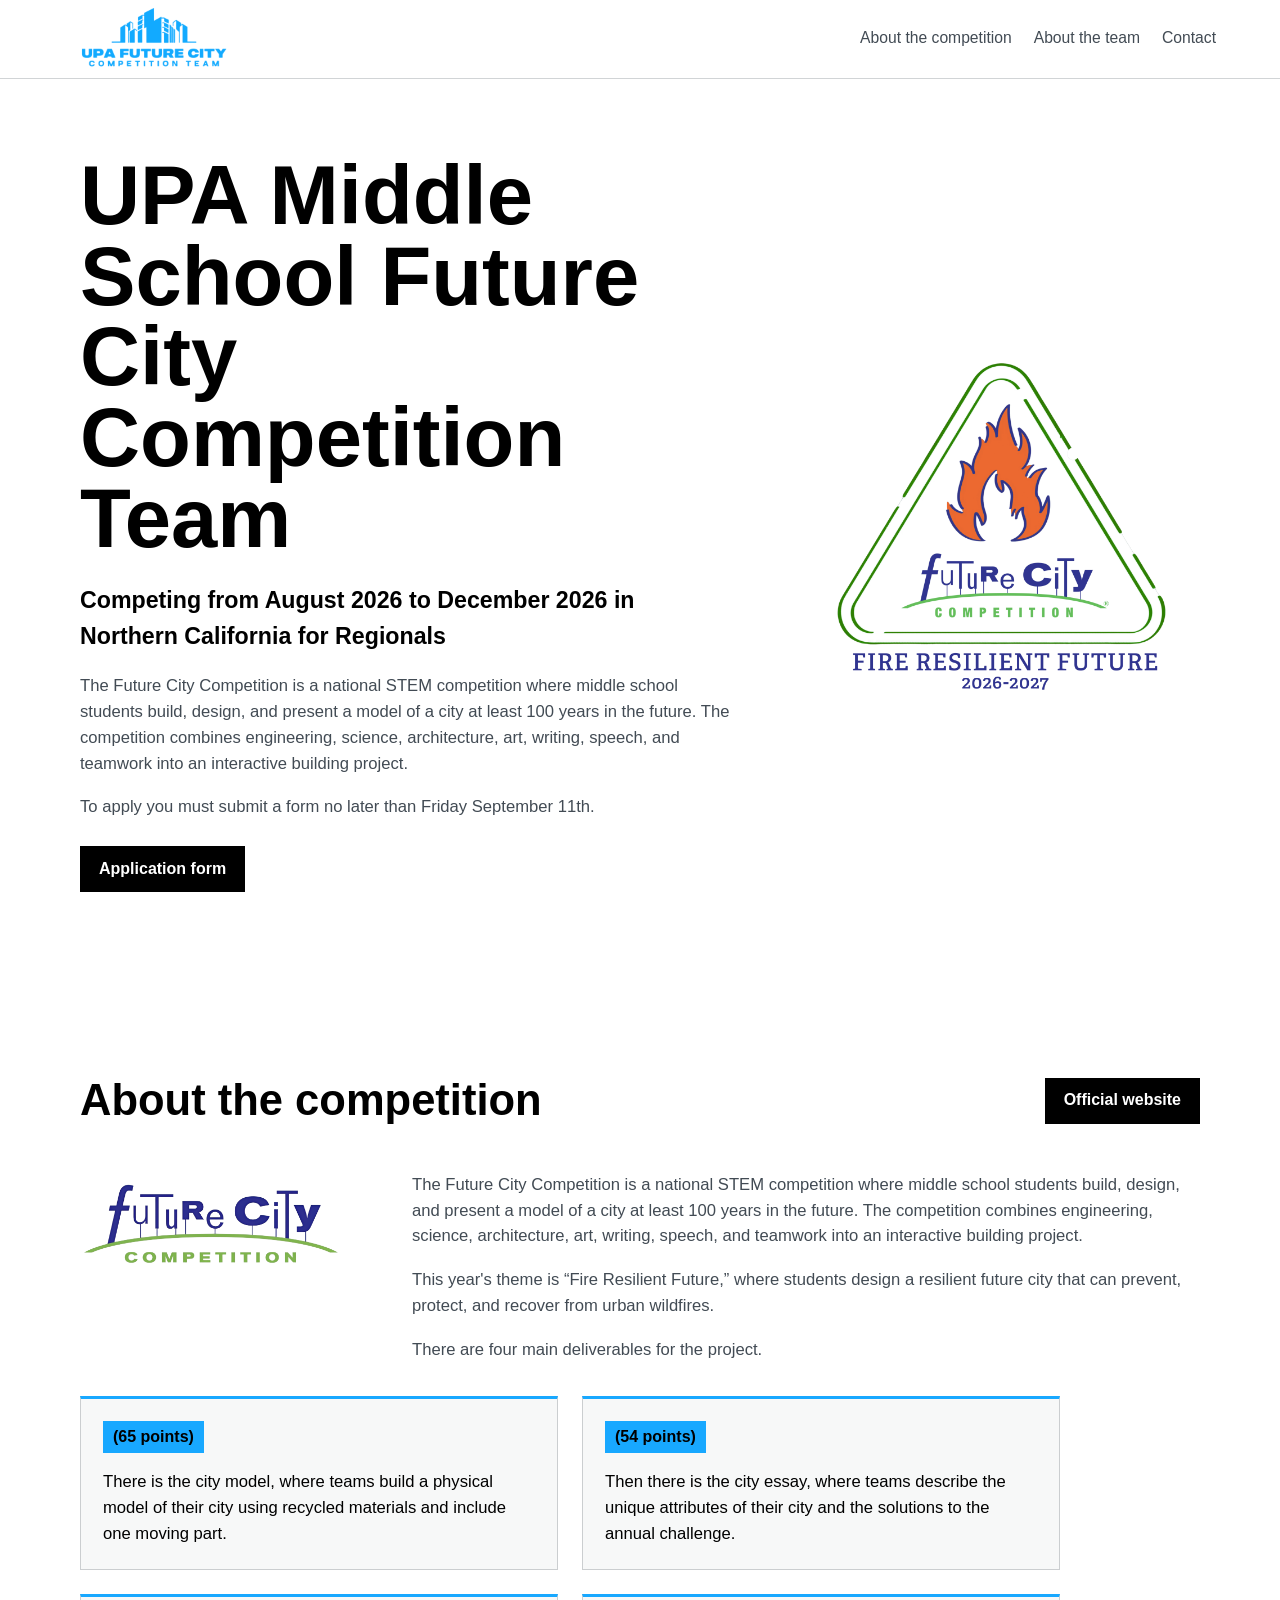
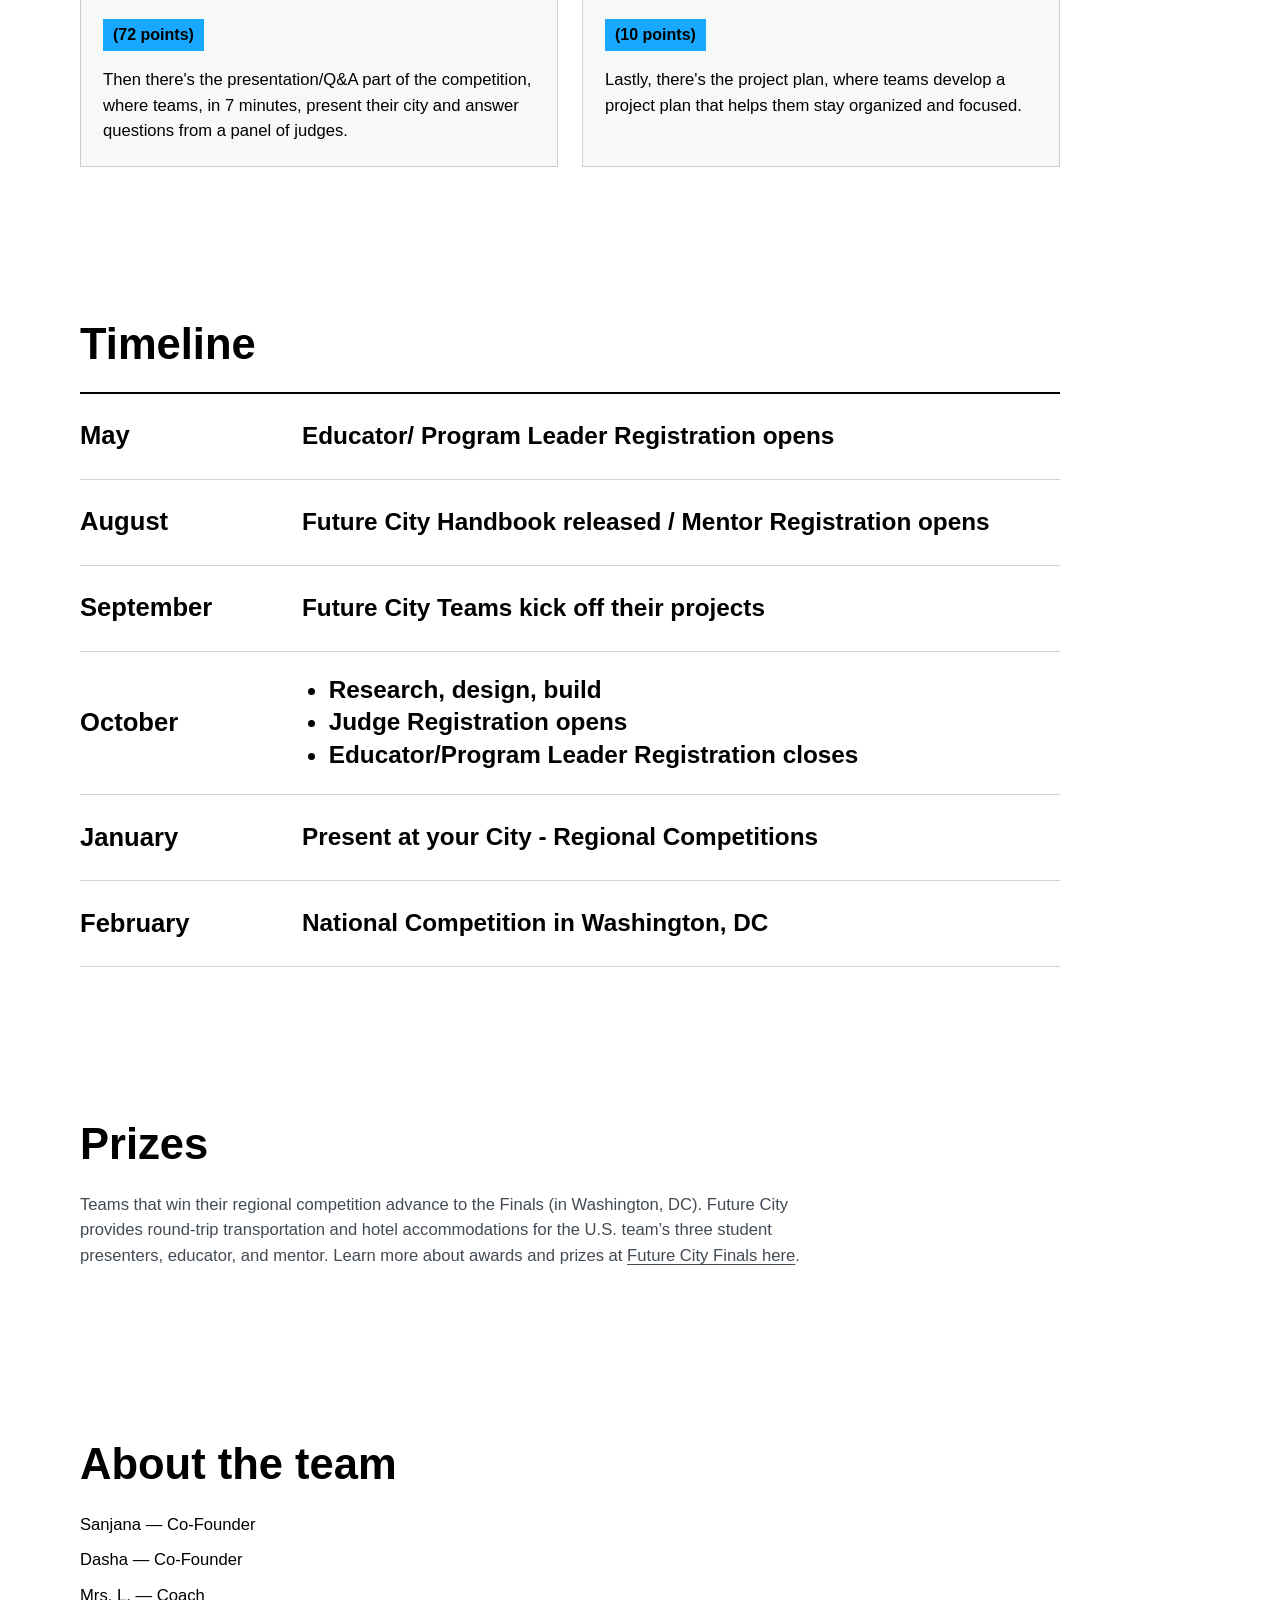
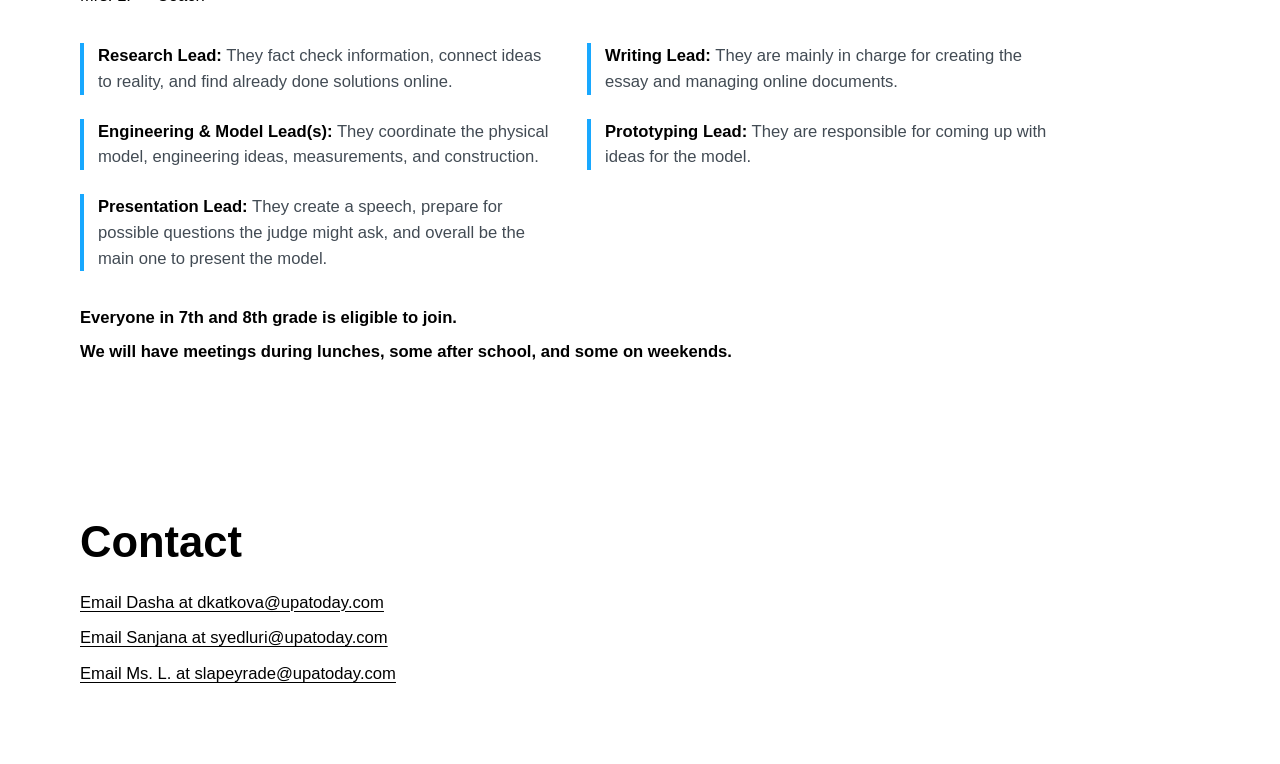
<file: index.html>
<!DOCTYPE html>
<html lang="en">
<head>
  <meta charset="utf-8">
  <meta name="viewport" content="width=device-width, initial-scale=1">
  <title>UPA Middle School Future City Competition Team</title>
  <link rel="icon" type="image/png" href="../fcLogo.png">
  <link rel="stylesheet" href="styles.css">
</head>
<body>
  <header class="site-header">
    <a class="logo-link" href="#top" aria-label="UPA Middle School Future City Competition Team">
      <img src="../fcLogo.png" alt="UPA Future City Competition Team">
    </a>
    <nav class="site-nav" aria-label="Header buttons">
      <a href="#competition">About the competition</a>
      <a href="#team">About the team</a>
      <a href="#contact">Contact</a>
    </nav>
  </header>

  <main id="top">
    <section class="hero section">
      <div class="wrap hero-grid">
        <div class="hero-copy">
          <h1>UPA Middle School Future City Competition Team</h1>
          <p class="lead">Competing from August 2026 to December 2026 in Northern California for Regionals</p>
          <p>The Future City Competition is a national STEM competition where middle school students build, design, and present a model of a city at least 100 years in the future. The competition combines engineering, science, architecture, art, writing, speech, and teamwork into an interactive building project.</p>
          <p>To apply you must submit a form no later than Friday September 11th.</p>
          <a class="button" href="https://docs.google.com/forms/d/e/1FAIpQLSfVL1PkR20WRqDulu58oF0OUuikVPSNeJQ-HnuqiAuvWdm-sw/viewform?fbzx=2109832486138304404">Application form</a>
        </div>
        <aside class="hero-logo" aria-label="Fire Resilient Future">
          <img src="../fire_resistant_logo.png" alt="Fire Resilient Future 2026-2027">
        </aside>
      </div>
    </section>

    <section id="competition" class="section section-rule">
      <div class="wrap">
        <div class="section-heading">
          <h2>About the competition</h2>
          <a class="button" href="https://futurecity.org/">Official website</a>
        </div>

        <div class="competition-intro">
          <img src="../logo_nobg.png" alt="Future City Competition">
          <div class="text-grid">
            <p>The Future City Competition is a national STEM competition where middle school students build, design, and present a model of a city at least 100 years in the future. The competition combines engineering, science, architecture, art, writing, speech, and teamwork into an interactive building project.</p>
            <p>This year's theme is “Fire Resilient Future,” where students design a resilient future city that can prevent, protect, and recover from urban wildfires.</p>
            <p>There are four main deliverables for the project.</p>
          </div>
        </div>

        <div class="deliverables">
          <div class="deliverable">
            <span class="points">(65 points)</span>
            <p>There is the city model, where teams build a physical model of their city using recycled materials and include one moving part.</p>
          </div>
          <div class="deliverable">
            <span class="points">(54 points)</span>
            <p>Then there is the city essay, where teams describe the unique attributes of their city and the solutions to the annual challenge.</p>
          </div>
          <div class="deliverable">
            <span class="points">(72 points)</span>
            <p>Then there's the presentation/Q&amp;A part of the competition, where teams, in 7 minutes, present their city and answer questions from a panel of judges.</p>
          </div>
          <div class="deliverable">
            <span class="points">(10 points)</span>
            <p>Lastly, there's the project plan, where teams develop a project plan that helps them stay organized and focused.</p>
          </div>
        </div>
      </div>
    </section>

    <section class="section">
      <div class="wrap">
        <h2>Timeline</h2>
        <div class="timeline">
          <div class="timeline-row">
            <div class="timeline-month">May</div>
            <div class="timeline-event">Educator/ Program Leader Registration opens</div>
          </div>
          <div class="timeline-row">
            <div class="timeline-month">August</div>
            <div class="timeline-event">Future City Handbook released / Mentor Registration opens</div>
          </div>
          <div class="timeline-row">
            <div class="timeline-month">September</div>
            <div class="timeline-event">Future City Teams kick off their projects</div>
          </div>
          <div class="timeline-row">
            <div class="timeline-month">October</div>
            <div class="timeline-event">
              <ul>
                <li>Research, design, build</li>
                <li>Judge Registration opens</li>
                <li>Educator/Program Leader Registration closes</li>
              </ul>
            </div>
          </div>
          <div class="timeline-row">
            <div class="timeline-month">January</div>
            <div class="timeline-event">Present at your City - Regional Competitions</div>
          </div>
          <div class="timeline-row">
            <div class="timeline-month">February</div>
            <div class="timeline-event">National Competition in Washington, DC</div>
          </div>
        </div>
      </div>
    </section>

    <section class="section section-rule">
      <div class="wrap prize-grid">
        <h2>Prizes</h2>
        <p>Teams that win their regional competition advance to the Finals (in Washington, DC). Future City provides round-trip transportation and hotel accommodations for the U.S. team’s three student presenters, educator, and mentor. Learn more about awards and prizes at <a href="https://futurecity.org/awards/">Future City Finals here</a>.</p>
      </div>
    </section>

    <section id="team" class="section">
      <div class="wrap">
        <h2>About the team</h2>
        <div class="team-list">
          <p>Sanjana — Co-Founder</p>
          <p>Dasha — Co-Founder</p>
          <p>Mrs. L. — Coach</p>
        </div>
        <div class="role-list">
          <div class="role-item">
            <p><strong>Research Lead:</strong> They fact check information, connect ideas to reality, and find already done solutions online.</p>
          </div>
          <div class="role-item">
            <p><strong>Writing Lead:</strong> They are mainly in charge for creating the essay and managing online documents.</p>
          </div>
          <div class="role-item">
            <p><strong>Engineering &amp; Model Lead(s):</strong> They coordinate the physical model, engineering ideas, measurements, and construction.</p>
          </div>
          <div class="role-item">
            <p><strong>Prototyping Lead:</strong> They are responsible for coming up with ideas for the model.</p>
          </div>
          <div class="role-item">
            <p><strong>Presentation Lead:</strong> They create a speech, prepare for possible questions the judge might ask, and overall be the main one to present the model.</p>
          </div>
        </div>
        <div class="team-notes">
          <p>Everyone in 7th and 8th grade is eligible to join.</p>
          <p>We will have meetings during lunches, some after school, and some on weekends.</p>
        </div>
      </div>
    </section>

    <section id="contact" class="section section-rule">
      <div class="wrap contact-grid">
        <h2>Contact</h2>
        <div class="contact-list">
          <p><a href="mailto:dkatkova@upatoday.com">Email Dasha at dkatkova@upatoday.com</a></p>
          <p><a href="mailto:syedluri@upatoday.com">Email Sanjana at syedluri@upatoday.com</a></p>
          <p><a href="mailto:slapeyrade@upatoday.com">Email Ms. L. at slapeyrade@upatoday.com</a></p>
        </div>
      </div>
    </section>
  </main>
</body>
</html>
</file>
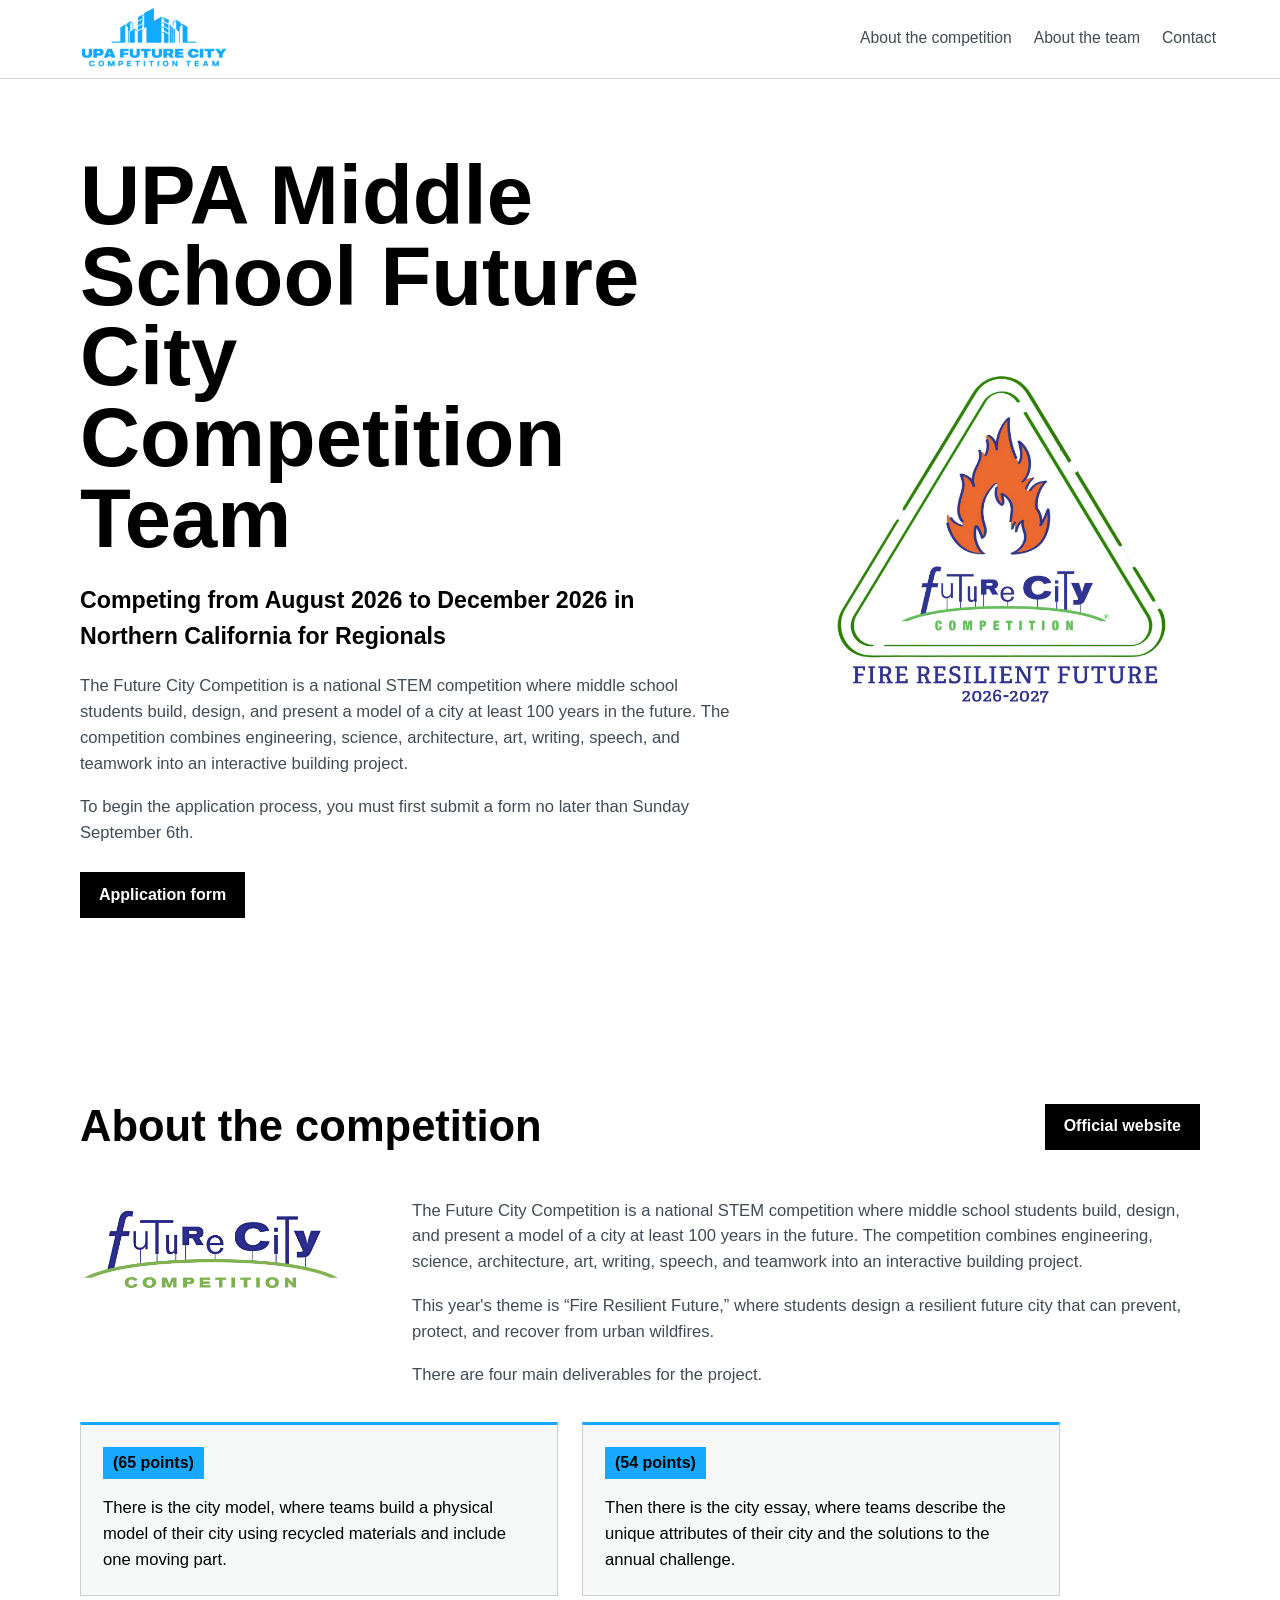
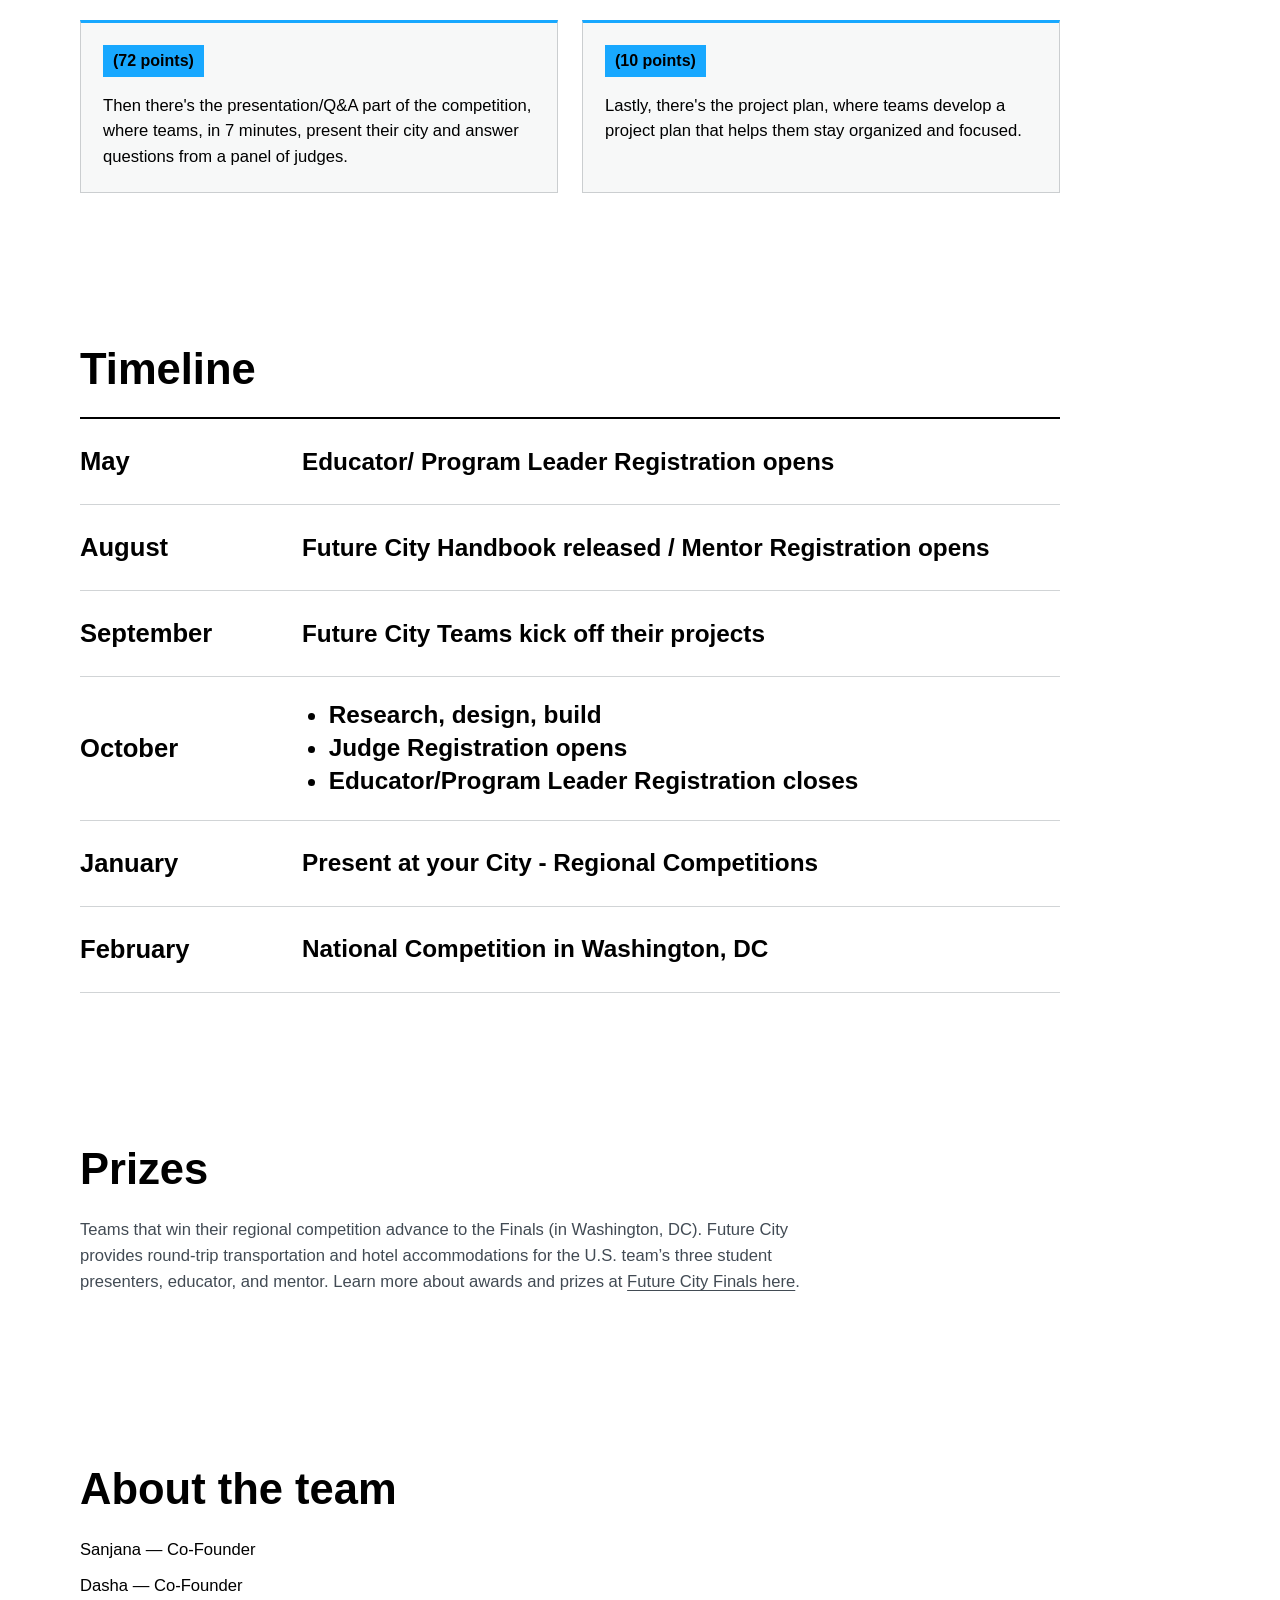
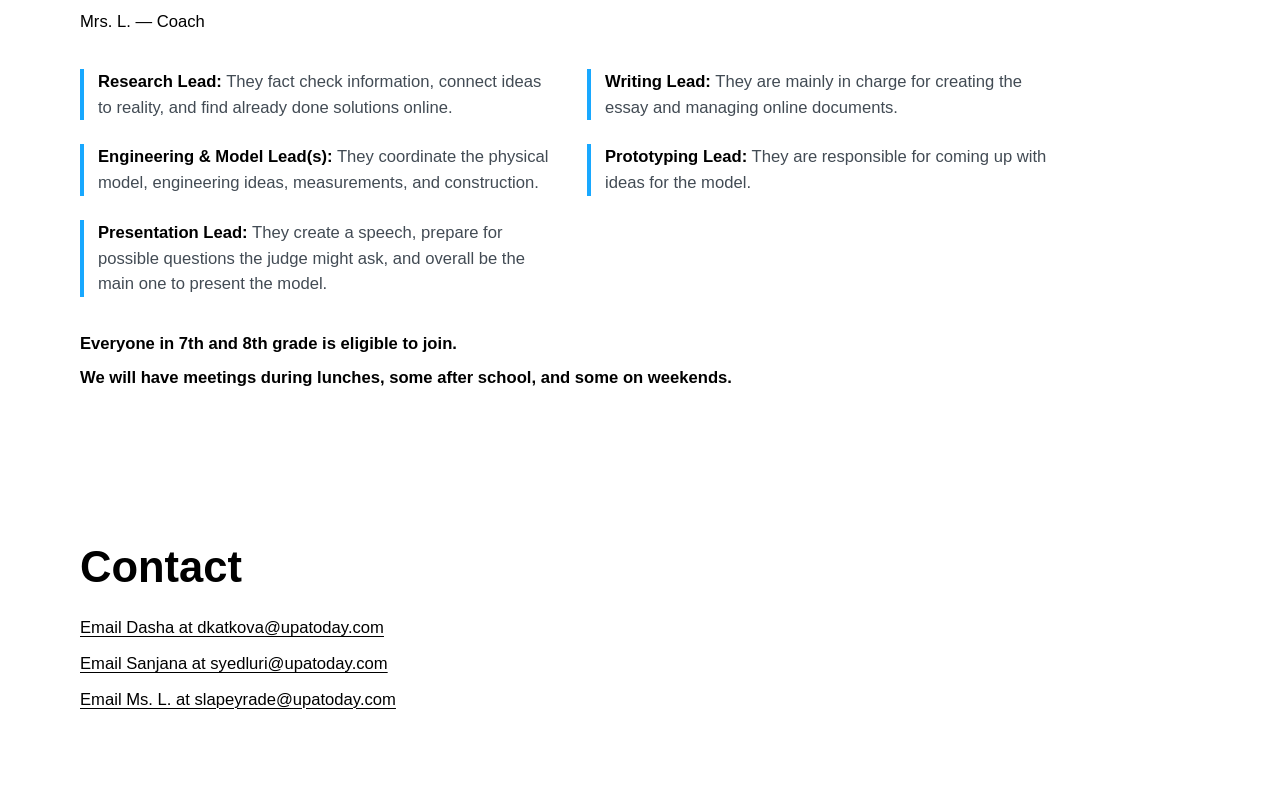
<file: white-black-restart/index.html>
<!DOCTYPE html>
<html lang="en">
<head>
  <meta charset="utf-8">
  <meta name="viewport" content="width=device-width, initial-scale=1">
  <title>UPA Middle School Future City Competition Team</title>
  <link rel="icon" type="image/png" href="../fcLogo.png">
  <link rel="stylesheet" href="styles.css">
</head>
<body>
  <header class="site-header">
    <a class="logo-link" href="#top" aria-label="UPA Middle School Future City Competition Team">
      <img src="../fcLogo.png" alt="UPA Future City Competition Team">
    </a>
    <nav class="site-nav" aria-label="Header buttons">
      <a href="#competition">About the competition</a>
      <a href="#team">About the team</a>
      <a href="#contact">Contact</a>
    </nav>
  </header>

  <main id="top">
    <section class="hero section">
      <div class="wrap hero-grid">
        <div class="hero-copy">
          <h1>UPA Middle School Future City Competition Team</h1>
          <p class="lead">Competing from August 2026 to December 2026 in Northern California for Regionals</p>
          <p>The Future City Competition is a national STEM competition where middle school students build, design, and present a model of a city at least 100 years in the future. The competition combines engineering, science, architecture, art, writing, speech, and teamwork into an interactive building project.</p>
          <p>To begin the application process, you must first submit a form no later than Sunday September 6th.</p>
          <a class="button" href="https://docs.google.com/forms/d/e/1FAIpQLSfVL1PkR20WRqDulu58oF0OUuikVPSNeJQ-HnuqiAuvWdm-sw/viewform?fbzx=2109832486138304404">Application form</a>
        </div>
        <aside class="hero-logo" aria-label="Fire Resilient Future">
          <img src="../fire_resistant_logo.png" alt="Fire Resilient Future 2026-2027">
        </aside>
      </div>
    </section>

    <section id="competition" class="section section-rule">
      <div class="wrap">
        <div class="section-heading">
          <h2>About the competition</h2>
          <a class="button" href="https://futurecity.org/">Official website</a>
        </div>

        <div class="competition-intro">
          <img src="../logo_nobg.png" alt="Future City Competition">
          <div class="text-grid">
            <p>The Future City Competition is a national STEM competition where middle school students build, design, and present a model of a city at least 100 years in the future. The competition combines engineering, science, architecture, art, writing, speech, and teamwork into an interactive building project.</p>
            <p>This year's theme is “Fire Resilient Future,” where students design a resilient future city that can prevent, protect, and recover from urban wildfires.</p>
            <p>There are four main deliverables for the project.</p>
          </div>
        </div>

        <div class="deliverables">
          <div class="deliverable">
            <span class="points">(65 points)</span>
            <p>There is the city model, where teams build a physical model of their city using recycled materials and include one moving part.</p>
          </div>
          <div class="deliverable">
            <span class="points">(54 points)</span>
            <p>Then there is the city essay, where teams describe the unique attributes of their city and the solutions to the annual challenge.</p>
          </div>
          <div class="deliverable">
            <span class="points">(72 points)</span>
            <p>Then there's the presentation/Q&amp;A part of the competition, where teams, in 7 minutes, present their city and answer questions from a panel of judges.</p>
          </div>
          <div class="deliverable">
            <span class="points">(10 points)</span>
            <p>Lastly, there's the project plan, where teams develop a project plan that helps them stay organized and focused.</p>
          </div>
        </div>
      </div>
    </section>

    <section class="section">
      <div class="wrap">
        <h2>Timeline</h2>
        <div class="timeline">
          <div class="timeline-row">
            <div class="timeline-month">May</div>
            <div class="timeline-event">Educator/ Program Leader Registration opens</div>
          </div>
          <div class="timeline-row">
            <div class="timeline-month">August</div>
            <div class="timeline-event">Future City Handbook released / Mentor Registration opens</div>
          </div>
          <div class="timeline-row">
            <div class="timeline-month">September</div>
            <div class="timeline-event">Future City Teams kick off their projects</div>
          </div>
          <div class="timeline-row">
            <div class="timeline-month">October</div>
            <div class="timeline-event">
              <ul>
                <li>Research, design, build</li>
                <li>Judge Registration opens</li>
                <li>Educator/Program Leader Registration closes</li>
              </ul>
            </div>
          </div>
          <div class="timeline-row">
            <div class="timeline-month">January</div>
            <div class="timeline-event">Present at your City - Regional Competitions</div>
          </div>
          <div class="timeline-row">
            <div class="timeline-month">February</div>
            <div class="timeline-event">National Competition in Washington, DC</div>
          </div>
        </div>
      </div>
    </section>

    <section class="section section-rule">
      <div class="wrap prize-grid">
        <h2>Prizes</h2>
        <p>Teams that win their regional competition advance to the Finals (in Washington, DC). Future City provides round-trip transportation and hotel accommodations for the U.S. team’s three student presenters, educator, and mentor. Learn more about awards and prizes at <a href="https://futurecity.org/awards/">Future City Finals here</a>.</p>
      </div>
    </section>

    <section id="team" class="section">
      <div class="wrap">
        <h2>About the team</h2>
        <div class="team-list">
          <p>Sanjana — Co-Founder</p>
          <p>Dasha — Co-Founder</p>
          <p>Mrs. L. — Coach</p>
        </div>
        <div class="role-list">
          <div class="role-item">
            <p><strong>Research Lead:</strong> They fact check information, connect ideas to reality, and find already done solutions online.</p>
          </div>
          <div class="role-item">
            <p><strong>Writing Lead:</strong> They are mainly in charge for creating the essay and managing online documents.</p>
          </div>
          <div class="role-item">
            <p><strong>Engineering &amp; Model Lead(s):</strong> They coordinate the physical model, engineering ideas, measurements, and construction.</p>
          </div>
          <div class="role-item">
            <p><strong>Prototyping Lead:</strong> They are responsible for coming up with ideas for the model.</p>
          </div>
          <div class="role-item">
            <p><strong>Presentation Lead:</strong> They create a speech, prepare for possible questions the judge might ask, and overall be the main one to present the model.</p>
          </div>
        </div>
        <div class="team-notes">
          <p>Everyone in 7th and 8th grade is eligible to join.</p>
          <p>We will have meetings during lunches, some after school, and some on weekends.</p>
        </div>
      </div>
    </section>

    <section id="contact" class="section section-rule">
      <div class="wrap contact-grid">
        <h2>Contact</h2>
        <div class="contact-list">
          <p><a href="mailto:dkatkova@upatoday.com">Email Dasha at dkatkova@upatoday.com</a></p>
          <p><a href="mailto:syedluri@upatoday.com">Email Sanjana at syedluri@upatoday.com</a></p>
          <p><a href="mailto:slapeyrade@upatoday.com">Email Ms. L. at slapeyrade@upatoday.com</a></p>
        </div>
      </div>
    </section>
  </main>
</body>
</html>
</file>
<file: styles.css>
:root {
  color-scheme: light;
  --black: #000000;
  --slate: #424B54;
  --white: #FFFFFF;
  --accent: #18A8FF;
  --line: rgba(66, 75, 84, 0.24);
  --surface: rgba(66, 75, 84, 0.04);
}

@font-face {
  font-family: "Bearhug";
  src: local("Bearhug"), local("Bear Hug");
  font-display: swap;
}

* {
  box-sizing: border-box;
}

html {
  scroll-behavior: smooth;
}

body {
  margin: 0;
  color: var(--black);
  background: var(--white);
  font-family: Arial, Helvetica, sans-serif;
  line-height: 1.55;
}

img {
  display: block;
  max-width: 100%;
  height: auto;
}

a {
  color: inherit;
  text-decoration-thickness: 1px;
  text-underline-offset: 0.18em;
}

.site-header {
  position: sticky;
  top: 0;
  z-index: 20;
  display: grid;
  grid-template-columns: 180px 1fr;
  align-items: center;
  gap: 26px;
  padding: 8px clamp(20px, 5vw, 72px);
  background: rgba(255, 255, 255, 0.94);
  border-bottom: 1px solid var(--line);
}

.logo-link {
  display: block;
  width: 180px;
  height: 62px;
  overflow: hidden;
}

.logo-link img {
  width: 180px;
  max-width: none;
  transform: translateY(-42px);
}

.site-nav {
  display: flex;
  flex-wrap: wrap;
  justify-content: flex-end;
  gap: 8px 22px;
  font-size: 0.98rem;
}

.site-nav a {
  display: inline-flex;
  min-height: 34px;
  align-items: center;
  color: var(--slate);
  text-decoration: none;
  border-bottom: 2px solid transparent;
}

.site-nav a:hover {
  color: var(--black);
  border-color: var(--accent);
}

.wrap {
  width: min(1120px, 100%);
  margin: 0 auto;
}

.section {
  padding: clamp(50px, 6vw, 92px) clamp(22px, 5vw, 72px);
}

.section-rule {
  border-top: 0;
}

.hero {
  min-height: calc(100vh - 79px);
  display: grid;
  align-items: center;
}

.hero-grid {
  display: grid;
  grid-template-columns: minmax(0, 1.25fr) minmax(250px, 0.75fr);
  gap: clamp(36px, 6vw, 84px);
  align-items: center;
}

.hero-copy {
  max-width: 780px;
}

.hero-logo {
  padding: 0;
}

.hero-logo img {
  width: min(360px, 100%);
  margin: 0 auto;
}

h1,
h2,
p {
  margin-top: 0;
}

h1,
h2 {
  letter-spacing: 0;
}

h1 {
  max-width: 820px;
  margin-bottom: 24px;
  font-family: "Bearhug", Arial, Helvetica, sans-serif;
  font-size: clamp(3rem, 6.5vw, 6rem);
  line-height: 0.97;
  overflow-wrap: anywhere;
}

h2 {
  margin-bottom: 24px;
  font-size: clamp(1.8rem, 3.4vw, 3rem);
  line-height: 1.08;
}

p {
  max-width: 780px;
  margin-bottom: 18px;
  color: var(--slate);
  font-size: 1.04rem;
  overflow-wrap: anywhere;
}

.lead {
  color: var(--black);
  font-size: clamp(1.15rem, 2vw, 1.45rem);
  font-weight: 700;
}

.button {
  display: inline-flex;
  min-height: 46px;
  align-items: center;
  margin: 8px 0 24px;
  padding: 0 18px;
  color: var(--white);
  background: var(--black);
  border: 1px solid var(--black);
  font-weight: 700;
  text-decoration: none;
}

.button:hover {
  color: var(--black);
  background: var(--accent);
  border-color: var(--accent);
}

.button-secondary {
  color: var(--slate);
  background: var(--white);
  border-color: var(--line);
}

.button-secondary:hover {
  color: var(--black);
  background: var(--white);
  border-color: var(--accent);
}

.section-heading {
  display: flex;
  align-items: flex-end;
  justify-content: space-between;
  gap: 24px;
  margin-bottom: 24px;
}

.competition-intro {
  display: grid;
  grid-template-columns: minmax(190px, 280px) minmax(0, 1fr);
  gap: 32px 52px;
  align-items: start;
  margin-bottom: 34px;
}

.competition-intro img {
  width: min(260px, 100%);
}

.text-grid {
  max-width: 830px;
}

.text-grid p:last-child {
  margin-bottom: 0;
}

.deliverables {
  display: grid;
  grid-template-columns: repeat(2, minmax(0, 1fr));
  gap: 24px;
  max-width: 980px;
  margin-top: 0;
}

.deliverable {
  min-height: 168px;
  margin: 0;
  padding: 22px;
  color: var(--black);
  background: var(--surface);
  border: 1px solid var(--line);
  border-top: 3px solid var(--accent);
}

.deliverable p {
  margin: 16px 0 0;
  color: var(--black);
}

.points {
  display: inline-block;
  padding: 8px 10px;
  color: var(--black);
  background: var(--accent);
  font-weight: 800;
  line-height: 1;
}

.timeline {
  max-width: 980px;
  border-top: 2px solid var(--black);
}

.timeline-row {
  display: grid;
  grid-template-columns: 190px minmax(0, 1fr);
  min-height: 86px;
  border-bottom: 1px solid var(--line);
}

.timeline-month,
.timeline-event {
  display: flex;
  align-items: center;
  padding: 22px 0;
}

.timeline-month {
  color: var(--black);
  font-size: clamp(1.2rem, 2vw, 1.75rem);
  font-weight: 800;
}

.timeline-event {
  padding-left: 32px;
  color: var(--black);
  font-size: clamp(1.02rem, 1.9vw, 1.55rem);
  font-weight: 700;
  line-height: 1.35;
}

.timeline-event ul {
  margin: 0;
  padding-left: 1.1em;
}

.team-list,
.contact-list {
  display: grid;
  gap: 10px;
  max-width: 760px;
}

.role-list {
  display: grid;
  grid-template-columns: repeat(2, minmax(0, 1fr));
  gap: 24px 34px;
  max-width: 980px;
  margin-top: 34px;
}

.role-item {
  padding-left: 18px;
  box-shadow: inset 4px 0 0 var(--accent);
}

.role-item p {
  max-width: none;
  margin: 0;
  color: var(--slate);
}

.role-item strong {
  color: var(--black);
}

.team-notes {
  display: grid;
  gap: 8px;
  max-width: 760px;
  margin-top: 34px;
}

.team-notes p {
  margin: 0;
  color: var(--black);
  font-weight: 700;
}

.prize-grid p {
  max-width: 760px;
}

.team-list p,
.contact-list p {
  max-width: none;
  margin: 0;
  padding: 0;
  color: var(--black);
}

.contact-list a {
  overflow-wrap: anywhere;
}

@media (max-width: 920px) {
  .site-header,
  .hero-grid,
  .competition-intro,
  .role-list {
    grid-template-columns: 1fr;
  }

  .site-nav {
    justify-content: flex-start;
  }

  .hero {
    min-height: auto;
  }

  .deliverables {
    grid-template-columns: repeat(2, minmax(0, 1fr));
  }

  .deliverables p {
    min-height: 150px;
  }
}

@media (max-width: 640px) {
  .site-header {
    position: static;
    gap: 8px;
    padding: 8px 22px 10px;
  }

  .logo-link {
    width: 150px;
    height: 52px;
  }

  .logo-link img {
    width: 150px;
    transform: translateY(-35px);
  }

  .site-nav {
    gap: 4px 18px;
    font-size: 0.92rem;
  }

  .section {
    padding: 42px 22px;
  }

  h1 {
    font-size: clamp(2.4rem, 11vw, 3rem);
    line-height: 1;
  }

  h2 {
    font-size: clamp(1.65rem, 8vw, 2.15rem);
  }

  .lead {
    font-size: 1.08rem;
  }

  .hero-logo {
    padding: 0;
  }

  .section-heading {
    align-items: flex-start;
    flex-direction: column;
  }

  .deliverables {
    grid-template-columns: 1fr;
  }

  .timeline-row {
    grid-template-columns: 1fr;
    min-height: auto;
  }

  .timeline-month {
    padding: 16px 0 6px;
  }

  .timeline-event {
    padding: 0 0 18px;
    border-left: 0;
    font-size: 1.04rem;
  }
}
</file>
<file: white-black-restart/styles.css>
:root {
  color-scheme: light;
  --black: #000000;
  --slate: #424B54;
  --white: #FFFFFF;
  --accent: #18A8FF;
  --line: rgba(66, 75, 84, 0.24);
  --surface: rgba(66, 75, 84, 0.04);
}

@font-face {
  font-family: "Bearhug";
  src: local("Bearhug"), local("Bear Hug");
  font-display: swap;
}

* {
  box-sizing: border-box;
}

html {
  scroll-behavior: smooth;
}

body {
  margin: 0;
  color: var(--black);
  background: var(--white);
  font-family: Arial, Helvetica, sans-serif;
  line-height: 1.55;
}

img {
  display: block;
  max-width: 100%;
  height: auto;
}

a {
  color: inherit;
  text-decoration-thickness: 1px;
  text-underline-offset: 0.18em;
}

.site-header {
  position: sticky;
  top: 0;
  z-index: 20;
  display: grid;
  grid-template-columns: 180px 1fr;
  align-items: center;
  gap: 26px;
  padding: 8px clamp(20px, 5vw, 72px);
  background: rgba(255, 255, 255, 0.94);
  border-bottom: 1px solid var(--line);
}

.logo-link {
  display: block;
  width: 180px;
  height: 62px;
  overflow: hidden;
}

.logo-link img {
  width: 180px;
  max-width: none;
  transform: translateY(-42px);
}

.site-nav {
  display: flex;
  flex-wrap: wrap;
  justify-content: flex-end;
  gap: 8px 22px;
  font-size: 0.98rem;
}

.site-nav a {
  display: inline-flex;
  min-height: 34px;
  align-items: center;
  color: var(--slate);
  text-decoration: none;
  border-bottom: 2px solid transparent;
}

.site-nav a:hover {
  color: var(--black);
  border-color: var(--accent);
}

.wrap {
  width: min(1120px, 100%);
  margin: 0 auto;
}

.section {
  padding: clamp(50px, 6vw, 92px) clamp(22px, 5vw, 72px);
}

.section-rule {
  border-top: 0;
}

.hero {
  min-height: calc(100vh - 79px);
  display: grid;
  align-items: center;
}

.hero-grid {
  display: grid;
  grid-template-columns: minmax(0, 1.25fr) minmax(250px, 0.75fr);
  gap: clamp(36px, 6vw, 84px);
  align-items: center;
}

.hero-copy {
  max-width: 780px;
}

.hero-logo {
  padding: 0;
}

.hero-logo img {
  width: min(360px, 100%);
  margin: 0 auto;
}

h1,
h2,
p {
  margin-top: 0;
}

h1,
h2 {
  letter-spacing: 0;
}

h1 {
  max-width: 820px;
  margin-bottom: 24px;
  font-family: "Bearhug", Arial, Helvetica, sans-serif;
  font-size: clamp(3rem, 6.5vw, 6rem);
  line-height: 0.97;
  overflow-wrap: anywhere;
}

h2 {
  margin-bottom: 24px;
  font-size: clamp(1.8rem, 3.4vw, 3rem);
  line-height: 1.08;
}

p {
  max-width: 780px;
  margin-bottom: 18px;
  color: var(--slate);
  font-size: 1.04rem;
  overflow-wrap: anywhere;
}

.lead {
  color: var(--black);
  font-size: clamp(1.15rem, 2vw, 1.45rem);
  font-weight: 700;
}

.button {
  display: inline-flex;
  min-height: 46px;
  align-items: center;
  margin: 8px 0 24px;
  padding: 0 18px;
  color: var(--white);
  background: var(--black);
  border: 1px solid var(--black);
  font-weight: 700;
  text-decoration: none;
}

.button:hover {
  color: var(--black);
  background: var(--accent);
  border-color: var(--accent);
}

.button-secondary {
  color: var(--slate);
  background: var(--white);
  border-color: var(--line);
}

.button-secondary:hover {
  color: var(--black);
  background: var(--white);
  border-color: var(--accent);
}

.section-heading {
  display: flex;
  align-items: flex-end;
  justify-content: space-between;
  gap: 24px;
  margin-bottom: 24px;
}

.competition-intro {
  display: grid;
  grid-template-columns: minmax(190px, 280px) minmax(0, 1fr);
  gap: 32px 52px;
  align-items: start;
  margin-bottom: 34px;
}

.competition-intro img {
  width: min(260px, 100%);
}

.text-grid {
  max-width: 830px;
}

.text-grid p:last-child {
  margin-bottom: 0;
}

.deliverables {
  display: grid;
  grid-template-columns: repeat(2, minmax(0, 1fr));
  gap: 24px;
  max-width: 980px;
  margin-top: 0;
}

.deliverable {
  min-height: 168px;
  margin: 0;
  padding: 22px;
  color: var(--black);
  background: var(--surface);
  border: 1px solid var(--line);
  border-top: 3px solid var(--accent);
}

.deliverable p {
  margin: 16px 0 0;
  color: var(--black);
}

.points {
  display: inline-block;
  padding: 8px 10px;
  color: var(--black);
  background: var(--accent);
  font-weight: 800;
  line-height: 1;
}

.timeline {
  max-width: 980px;
  border-top: 2px solid var(--black);
}

.timeline-row {
  display: grid;
  grid-template-columns: 190px minmax(0, 1fr);
  min-height: 86px;
  border-bottom: 1px solid var(--line);
}

.timeline-month,
.timeline-event {
  display: flex;
  align-items: center;
  padding: 22px 0;
}

.timeline-month {
  color: var(--black);
  font-size: clamp(1.2rem, 2vw, 1.75rem);
  font-weight: 800;
}

.timeline-event {
  padding-left: 32px;
  color: var(--black);
  font-size: clamp(1.02rem, 1.9vw, 1.55rem);
  font-weight: 700;
  line-height: 1.35;
}

.timeline-event ul {
  margin: 0;
  padding-left: 1.1em;
}

.team-list,
.contact-list {
  display: grid;
  gap: 10px;
  max-width: 760px;
}

.role-list {
  display: grid;
  grid-template-columns: repeat(2, minmax(0, 1fr));
  gap: 24px 34px;
  max-width: 980px;
  margin-top: 34px;
}

.role-item {
  padding-left: 18px;
  box-shadow: inset 4px 0 0 var(--accent);
}

.role-item p {
  max-width: none;
  margin: 0;
  color: var(--slate);
}

.role-item strong {
  color: var(--black);
}

.team-notes {
  display: grid;
  gap: 8px;
  max-width: 760px;
  margin-top: 34px;
}

.team-notes p {
  margin: 0;
  color: var(--black);
  font-weight: 700;
}

.prize-grid p {
  max-width: 760px;
}

.team-list p,
.contact-list p {
  max-width: none;
  margin: 0;
  padding: 0;
  color: var(--black);
}

.contact-list a {
  overflow-wrap: anywhere;
}

@media (max-width: 920px) {
  .site-header,
  .hero-grid,
  .competition-intro,
  .role-list {
    grid-template-columns: 1fr;
  }

  .site-nav {
    justify-content: flex-start;
  }

  .hero {
    min-height: auto;
  }

  .deliverables {
    grid-template-columns: repeat(2, minmax(0, 1fr));
  }

  .deliverables p {
    min-height: 150px;
  }
}

@media (max-width: 640px) {
  .site-header {
    position: static;
    gap: 8px;
    padding: 8px 22px 10px;
  }

  .logo-link {
    width: 150px;
    height: 52px;
  }

  .logo-link img {
    width: 150px;
    transform: translateY(-35px);
  }

  .site-nav {
    gap: 4px 18px;
    font-size: 0.92rem;
  }

  .section {
    padding: 42px 22px;
  }

  h1 {
    font-size: clamp(2.4rem, 11vw, 3rem);
    line-height: 1;
  }

  h2 {
    font-size: clamp(1.65rem, 8vw, 2.15rem);
  }

  .lead {
    font-size: 1.08rem;
  }

  .hero-logo {
    padding: 0;
  }

  .section-heading {
    align-items: flex-start;
    flex-direction: column;
  }

  .deliverables {
    grid-template-columns: 1fr;
  }

  .timeline-row {
    grid-template-columns: 1fr;
    min-height: auto;
  }

  .timeline-month {
    padding: 16px 0 6px;
  }

  .timeline-event {
    padding: 0 0 18px;
    border-left: 0;
    font-size: 1.04rem;
  }
}
</file>
